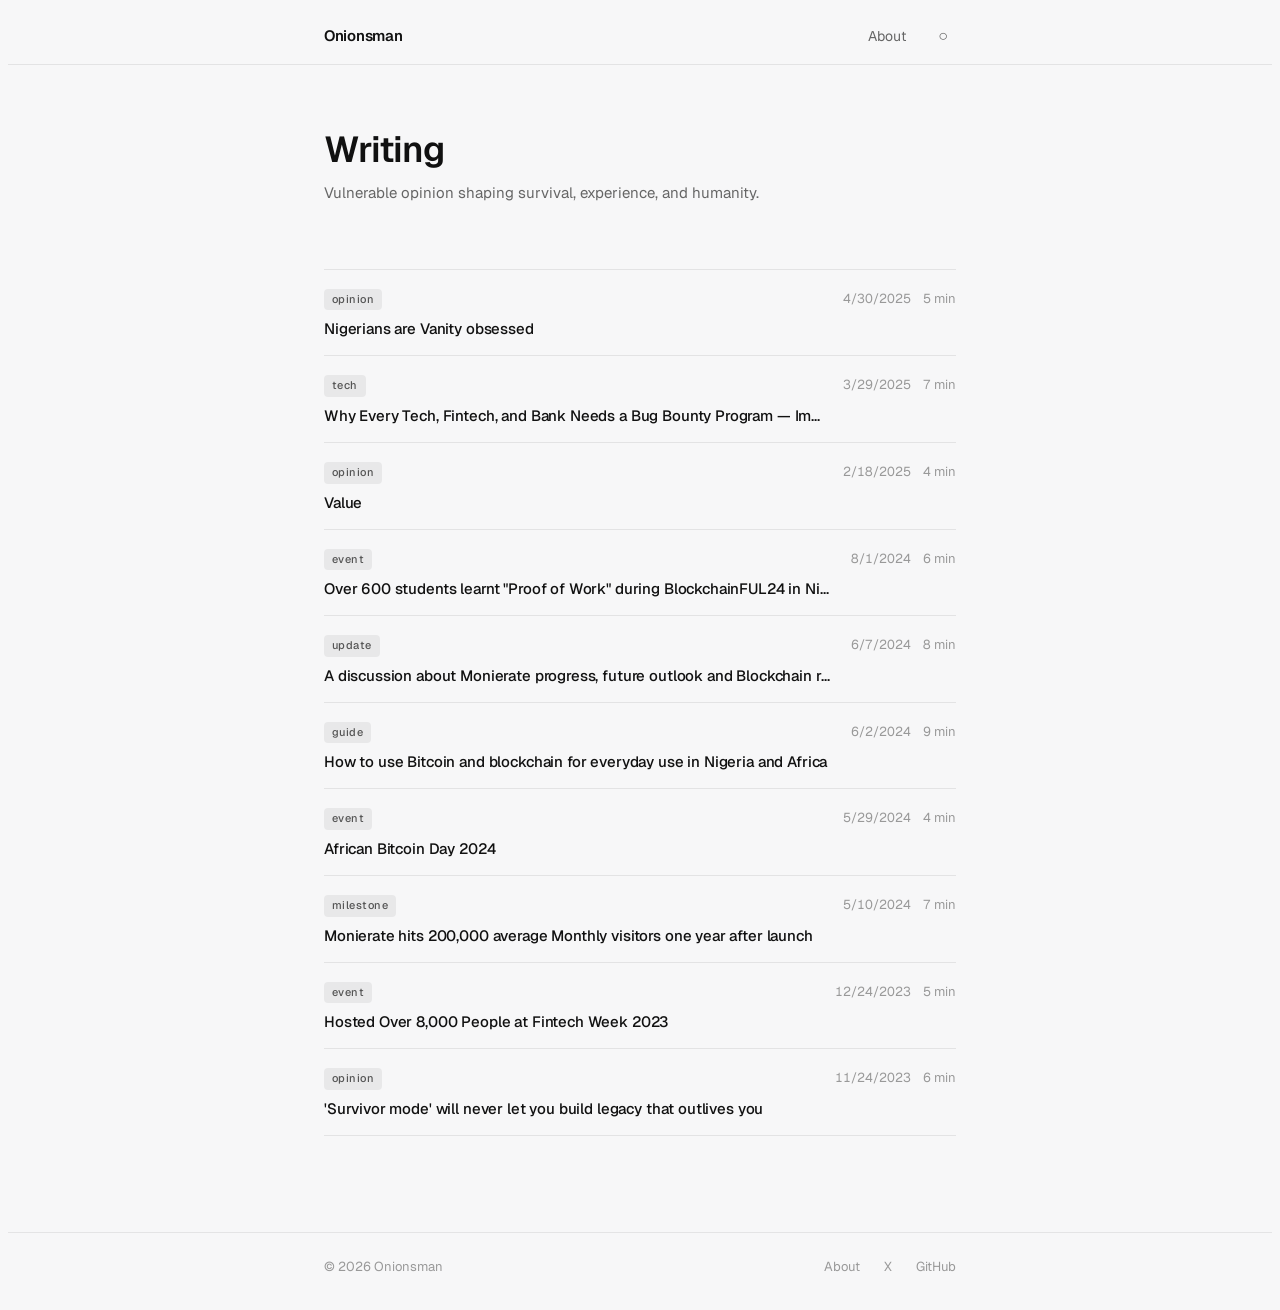
<file: index.html>
<!DOCTYPE html>
<html lang="en" data-theme="system">
<head>
  <meta charset="UTF-8">
  <meta name="viewport" content="width=device-width, initial-scale=1.0">
  <title>Onionsman</title>
  <meta name="description" content="Vulnerable opinion shaping survival, experience, and humanity">
  <meta name="author" content="Onionsman">
  <link rel="canonical" href="https://onionsman.com/">

  <!-- Open Graph -->
  <meta property="og:title" content="Onionsman">
  <meta property="og:description" content="Vulnerable opinion shaping survival, experience, and humanity">
  <meta property="og:url" content="https://onionsman.com/">
  <meta property="og:type" content="website">

  <!-- Fonts: Geist (Soehne-inspired, clean, readable) -->
  <link rel="preconnect" href="https://fonts.bunny.net">
  <link href="https://fonts.bunny.net/css?family=geist:300,400,500,600|geist-mono:400" rel="stylesheet">

  <!-- Oat UI -->

  <!-- Custom theme -->
  <link rel="stylesheet" href="assets/css/style.css">
</head>
<body>

  <!-- NAV -->
  <nav class="site-nav" role="navigation" aria-label="Main navigation">
    <div class="nav-inner">
      <a href="index.html" class="logo" aria-label="Onionsman home">Onionsman</a>
      <div class="nav-links">
        <a href="profile.html">About</a>
        <button class="theme-toggle" id="themeToggle" aria-label="Toggle theme" title="Toggle light/dark/system">
          <span class="theme-icon"></span>
        </button>
      </div>
    </div>
  </nav>

  <!-- MAIN -->
  <main id="main-content" class="main-container">
    <header class="blog-header">
      <h1>Writing</h1>
      <p class="blog-subtitle">Vulnerable opinion shaping survival, experience, and humanity.</p>
    </header>

    <section class="post-list" id="postList" aria-label="Blog posts">
      <!-- Populated by app.js -->
      <div class="loading-state" id="loadingState" role="status" aria-live="polite">
        <span class="skeleton-line"></span>
        <span class="skeleton-line short"></span>
        <span class="skeleton-line"></span>
        <span class="skeleton-line short"></span>
        <span class="skeleton-line"></span>
      </div>
    </section>
  </main>

  <!-- FOOTER -->
  <footer class="site-footer" role="contentinfo">
    <div class="footer-inner">
      <span class="footer-copy">&copy; <span id="footerYear"></span> Onionsman</span>
      <div class="footer-links">
        <a href="profile.html">About</a>
        <a href="https://x.com/onionsman" target="_blank" rel="noopener noreferrer">X</a>
        <a href="https://github.com/onionsman" target="_blank" rel="noopener noreferrer">GitHub</a>
      </div>
    </div>
  </footer>

  <script src="assets/js/app.js"></script>
</body>
</html>
</file>
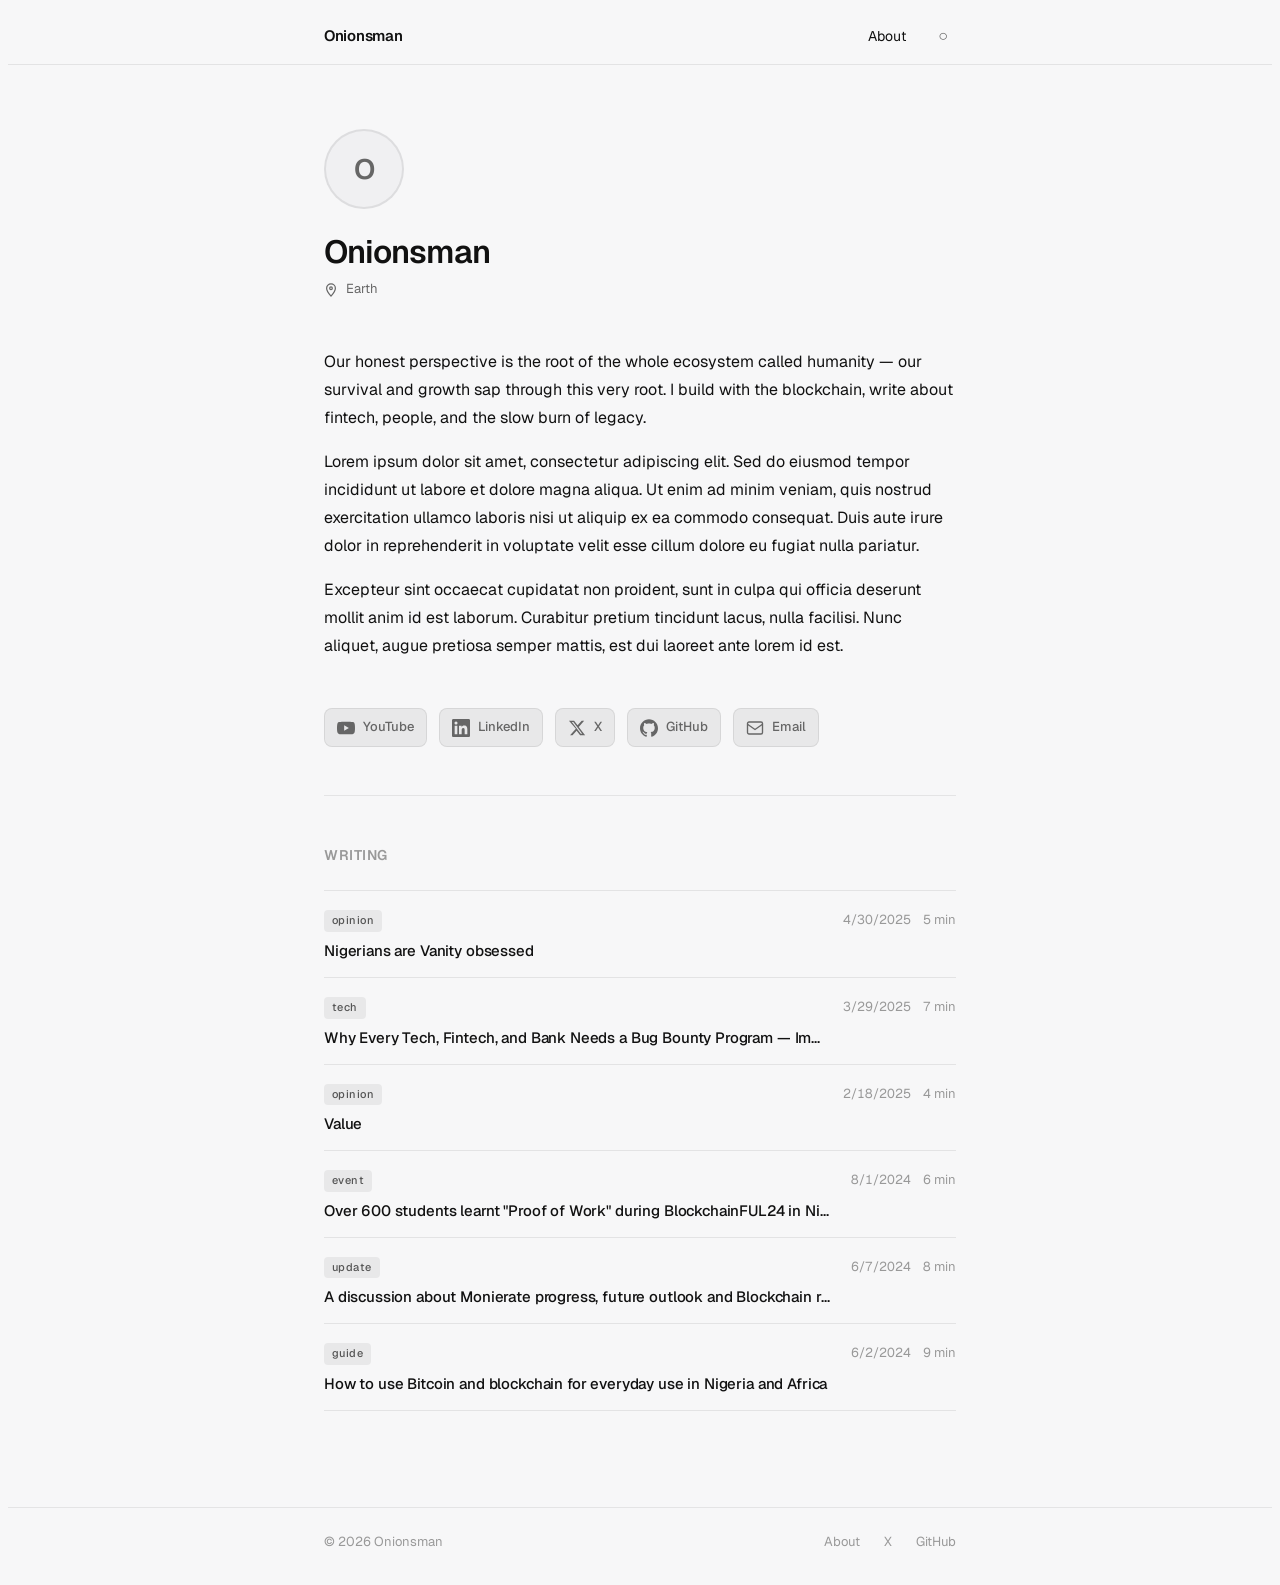
<file: profile.html>
<!DOCTYPE html>
<html lang="en" data-theme="system">
<head>
  <meta charset="UTF-8">
  <meta name="viewport" content="width=device-width, initial-scale=1.0">
  <title>About · Onionsman</title>
  <meta name="description" content="Onionsman — builder, writer, and voice from the blockchain frontier.">

  <!-- Fonts -->
  <link rel="preconnect" href="https://fonts.bunny.net">
  <link href="https://fonts.bunny.net/css?family=geist:300,400,500,600|geist-mono:400" rel="stylesheet">

  <!-- Oat UI -->

  <!-- Custom theme -->
  <link rel="stylesheet" href="assets/css/style.css">
</head>
<body>

  <!-- NAV -->
  <nav class="site-nav" role="navigation" aria-label="Main navigation">
    <div class="nav-inner">
      <a href="index.html" class="logo" aria-label="Onionsman home">Onionsman</a>
      <div class="nav-links">
        <a href="profile.html" aria-current="page">About</a>
        <button class="theme-toggle" id="themeToggle" aria-label="Toggle theme" title="Toggle light/dark/system">
          <span class="theme-icon"></span>
        </button>
      </div>
    </div>
  </nav>

  <!-- MAIN -->
  <main id="main-content" class="main-container profile-page">

    <!-- Profile hero -->
    <section class="profile-hero" aria-labelledby="profileName">
      <div class="profile-avatar-wrap">
        <div class="profile-avatar" role="img" aria-label="Onionsman profile photo placeholder">
          <span class="avatar-initials" aria-hidden="true">O</span>
        </div>
      </div>

      <div class="profile-identity">
        <h1 id="profileName">Onionsman</h1>
        <p class="profile-location">
          <svg width="14" height="14" viewBox="0 0 16 16" fill="none" aria-hidden="true">
            <path d="M8 1a5 5 0 0 1 5 5c0 3.5-5 9-5 9S3 9.5 3 6a5 5 0 0 1 5-5z" stroke="currentColor" stroke-width="1.4" stroke-linejoin="round"/>
            <circle cx="8" cy="6" r="1.5" stroke="currentColor" stroke-width="1.4"/>
          </svg>
          Earth
        </p>
      </div>
    </section>

    <!-- Bio -->
    <section class="profile-bio" aria-labelledby="bioHeading">
      <h2 id="bioHeading" class="sr-only">About</h2>
      <p>
        Our honest perspective is the root of the whole ecosystem called humanity — our survival and growth sap through this very root. I build with the blockchain, write about fintech, people, and the slow burn of legacy.
      </p>
      <p>
        Lorem ipsum dolor sit amet, consectetur adipiscing elit. Sed do eiusmod tempor incididunt ut labore et dolore magna aliqua. Ut enim ad minim veniam, quis nostrud exercitation ullamco laboris nisi ut aliquip ex ea commodo consequat. Duis aute irure dolor in reprehenderit in voluptate velit esse cillum dolore eu fugiat nulla pariatur.
      </p>
      <p>
        Excepteur sint occaecat cupidatat non proident, sunt in culpa qui officia deserunt mollit anim id est laborum. Curabitur pretium tincidunt lacus, nulla facilisi. Nunc aliquet, augue pretiosa semper mattis, est dui laoreet ante lorem id est.
      </p>
    </section>

    <!-- Social links -->
    <section class="profile-links" aria-label="Social links">
      <a href="https://youtube.com/@onionsman" class="social-link" target="_blank" rel="noopener noreferrer" aria-label="YouTube">
        <svg width="18" height="18" viewBox="0 0 24 24" fill="currentColor" aria-hidden="true">
          <path d="M23.498 6.186a3.016 3.016 0 0 0-2.122-2.136C19.505 3.545 12 3.545 12 3.545s-7.505 0-9.377.505A3.017 3.017 0 0 0 .502 6.186C0 8.07 0 12 0 12s0 3.93.502 5.814a3.016 3.016 0 0 0 2.122 2.136c1.871.505 9.376.505 9.376.505s7.505 0 9.377-.505a3.015 3.015 0 0 0 2.122-2.136C24 15.93 24 12 24 12s0-3.93-.502-5.814zM9.545 15.568V8.432L15.818 12l-6.273 3.568z"/>
        </svg>
        YouTube
      </a>
      <a href="https://linkedin.com/in/onionsman" class="social-link" target="_blank" rel="noopener noreferrer" aria-label="LinkedIn">
        <svg width="18" height="18" viewBox="0 0 24 24" fill="currentColor" aria-hidden="true">
          <path d="M20.447 20.452h-3.554v-5.569c0-1.328-.027-3.037-1.852-3.037-1.853 0-2.136 1.445-2.136 2.939v5.667H9.351V9h3.414v1.561h.046c.477-.9 1.637-1.85 3.37-1.85 3.601 0 4.267 2.37 4.267 5.455v6.286zM5.337 7.433a2.062 2.062 0 0 1-2.063-2.065 2.064 2.064 0 1 1 2.063 2.065zm1.782 13.019H3.555V9h3.564v11.452zM22.225 0H1.771C.792 0 0 .774 0 1.729v20.542C0 23.227.792 24 1.771 24h20.451C23.2 24 24 23.227 24 22.271V1.729C24 .774 23.2 0 22.222 0h.003z"/>
        </svg>
        LinkedIn
      </a>
      <a href="https://x.com/onionsman" class="social-link" target="_blank" rel="noopener noreferrer" aria-label="X (Twitter)">
        <svg width="18" height="18" viewBox="0 0 24 24" fill="currentColor" aria-hidden="true">
          <path d="M18.244 2.25h3.308l-7.227 8.26 8.502 11.24H16.17l-4.714-6.231-5.401 6.231H2.744l7.73-8.835L1.254 2.25H8.08l4.713 6.231zm-1.161 17.52h1.833L7.084 4.126H5.117z"/>
        </svg>
        X
      </a>
      <a href="https://github.com/onionsman" class="social-link" target="_blank" rel="noopener noreferrer" aria-label="GitHub">
        <svg width="18" height="18" viewBox="0 0 24 24" fill="currentColor" aria-hidden="true">
          <path d="M12 .297c-6.63 0-12 5.373-12 12 0 5.303 3.438 9.8 8.205 11.385.6.113.82-.258.82-.577 0-.285-.01-1.04-.015-2.04-3.338.724-4.042-1.61-4.042-1.61C4.422 18.07 3.633 17.7 3.633 17.7c-1.087-.744.084-.729.084-.729 1.205.084 1.838 1.236 1.838 1.236 1.07 1.835 2.809 1.305 3.495.998.108-.776.417-1.305.76-1.605-2.665-.3-5.466-1.332-5.466-5.93 0-1.31.465-2.38 1.235-3.22-.135-.303-.54-1.523.105-3.176 0 0 1.005-.322 3.3 1.23.96-.267 1.98-.399 3-.405 1.02.006 2.04.138 3 .405 2.28-1.552 3.285-1.23 3.285-1.23.645 1.653.24 2.873.12 3.176.765.84 1.23 1.91 1.23 3.22 0 4.61-2.805 5.625-5.475 5.92.42.36.81 1.096.81 2.22 0 1.606-.015 2.896-.015 3.286 0 .315.21.69.825.57C20.565 22.092 24 17.592 24 12.297c0-6.627-5.373-12-12-12"/>
        </svg>
        GitHub
      </a>
      <a href="mailto:hello@onionsman.com" class="social-link" aria-label="Email">
        <svg width="18" height="18" viewBox="0 0 24 24" fill="none" stroke="currentColor" stroke-width="1.8" aria-hidden="true">
          <rect x="2" y="4" width="20" height="16" rx="2" stroke-linejoin="round"/>
          <path d="M2 7l10 7 10-7" stroke-linejoin="round"/>
        </svg>
        Email
      </a>
    </section>

    <!-- Divider -->
    <hr class="profile-divider" aria-hidden="true">

    <!-- Recent posts -->
    <section class="profile-posts" aria-labelledby="writingHeading">
      <h2 id="writingHeading">Writing</h2>
      <div class="post-list" id="profilePostList">
        <!-- Populated by app.js -->
        <div class="loading-state" id="loadingState" role="status" aria-live="polite">
          <span class="skeleton-line"></span>
          <span class="skeleton-line short"></span>
          <span class="skeleton-line"></span>
        </div>
      </div>
    </section>

  </main>

  <!-- FOOTER -->
  <footer class="site-footer" role="contentinfo">
    <div class="footer-inner">
      <span class="footer-copy">&copy; <span id="footerYear"></span> Onionsman</span>
      <div class="footer-links">
        <a href="profile.html">About</a>
        <a href="https://x.com/onionsman" target="_blank" rel="noopener noreferrer">X</a>
        <a href="https://github.com/onionsman" target="_blank" rel="noopener noreferrer">GitHub</a>
      </div>
    </div>
  </footer>

  <script src="assets/js/app.js"></script>
</body>
</html>
</file>
<file: assets/css/style.css>
/* ============================================================
   ONIONSMAN — Custom theme layered on top of oat.ink
   Linear-inspired palette · Geist (Soehne-like) typography
   Light / Dark / System mode
   ============================================================ */

/* ── Fonts ─────────────────────────────────────────────────── */
:root {
  --font-body: 'Geist', -apple-system, BlinkMacSystemFont, 'Segoe UI', sans-serif;
  --font-mono: 'Geist Mono', 'Fira Code', 'Cascadia Mono', monospace;

  /* ── Spacing ─────────────────────────────────────────────── */
  --space-1: 4px;
  --space-2: 8px;
  --space-3: 12px;
  --space-4: 16px;
  --space-5: 24px;
  --space-6: 32px;
  --space-7: 48px;
  --space-8: 64px;
  --space-9: 96px;

  /* ── Accent (Linear purple) ──────────────────────────────── */
  --accent: #5e6ad2;
  --accent-hover: #4f5abc;
  --accent-subtle: rgba(94, 106, 210, 0.12);

  /* ── Radius ──────────────────────────────────────────────── */
  --radius-sm: 4px;
  --radius-md: 8px;
  --radius-lg: 12px;

  /* ── Transitions ─────────────────────────────────────────── */
  --transition: 150ms cubic-bezier(0.4, 0, 0.2, 1);
  --transition-slow: 300ms cubic-bezier(0.4, 0, 0.2, 1);

  /* ── Max width ───────────────────────────────────────────── */
  --max-w: 680px;
}

/* ── Light mode variables ────────────────────────────────────── */
:root,
[data-theme="light"] {
  --bg:          #f7f7f8;
  --bg-surface:  #ffffff;
  --bg-raised:   #f0f0f2;
  --border:      rgba(0, 0, 0, 0.08);
  --border-strong: rgba(0, 0, 0, 0.14);
  --text:        #111111;
  --text-muted:  #666666;
  --text-subtle: #999999;
  --tag-bg:      rgba(0, 0, 0, 0.06);
  --tag-text:    #555555;
  --nav-bg:      rgba(247, 247, 248, 0.92);
  --shadow-sm:   0 1px 3px rgba(0,0,0,0.06), 0 1px 2px rgba(0,0,0,0.04);
}

/* ── Dark mode variables ─────────────────────────────────────── */
[data-theme="dark"] {
  --bg:          #0a0a0a;
  --bg-surface:  #111111;
  --bg-raised:   #1a1a1a;
  --border:      rgba(255, 255, 255, 0.08);
  --border-strong: rgba(255, 255, 255, 0.14);
  --text:        #eeeeee;
  --text-muted:  #888888;
  --text-subtle: #555555;
  --tag-bg:      rgba(255, 255, 255, 0.06);
  --tag-text:    #999999;
  --nav-bg:      rgba(10, 10, 10, 0.92);
  --shadow-sm:   0 1px 3px rgba(0,0,0,0.4), 0 1px 2px rgba(0,0,0,0.3);
}

/* ── System mode: follow OS preference ───────────────────────── */
@media (prefers-color-scheme: dark) {
  [data-theme="system"] {
    --bg:          #0a0a0a;
    --bg-surface:  #111111;
    --bg-raised:   #1a1a1a;
    --border:      rgba(255, 255, 255, 0.08);
    --border-strong: rgba(255, 255, 255, 0.14);
    --text:        #eeeeee;
    --text-muted:  #888888;
    --text-subtle: #555555;
    --tag-bg:      rgba(255, 255, 255, 0.06);
    --tag-text:    #999999;
    --nav-bg:      rgba(10, 10, 10, 0.92);
    --shadow-sm:   0 1px 3px rgba(0,0,0,0.4), 0 1px 2px rgba(0,0,0,0.3);
  }
}

@media (prefers-color-scheme: light) {
  [data-theme="system"] {
    --bg:          #f7f7f8;
    --bg-surface:  #ffffff;
    --bg-raised:   #f0f0f2;
    --border:      rgba(0, 0, 0, 0.08);
    --border-strong: rgba(0, 0, 0, 0.14);
    --text:        #111111;
    --text-muted:  #666666;
    --text-subtle: #999999;
    --tag-bg:      rgba(0, 0, 0, 0.06);
    --tag-text:    #555555;
    --nav-bg:      rgba(247, 247, 248, 0.92);
    --shadow-sm:   0 1px 3px rgba(0,0,0,0.06), 0 1px 2px rgba(0,0,0,0.04);
  }
}

/* ── Reset & Base ────────────────────────────────────────────── */
*,
*::before,
*::after {
  box-sizing: border-box;
}

html {
  scroll-behavior: smooth;
  -webkit-text-size-adjust: 100%;
}

body {
  font-family: var(--font-body);
  font-size: 15px;
  line-height: 1.6;
  color: var(--text);
  background: var(--bg);
  min-height: 100dvh;
  display: flex;
  flex-direction: column;
  transition:
    background var(--transition-slow),
    color var(--transition-slow);
  -webkit-font-smoothing: antialiased;
  -moz-osx-font-smoothing: grayscale;
}

main {
  flex: 1;
}

a {
  color: inherit;
  text-decoration: none;
}

/* ── Accessibility ───────────────────────────────────────────── */
.sr-only {
  position: absolute;
  width: 1px;
  height: 1px;
  padding: 0;
  margin: -1px;
  overflow: hidden;
  clip: rect(0, 0, 0, 0);
  white-space: nowrap;
  border: 0;
}

/* ── NAV ─────────────────────────────────────────────────────── */
.site-nav {
  position: sticky;
  top: 0;
  z-index: 100;
  background: var(--nav-bg);
  backdrop-filter: blur(12px);
  -webkit-backdrop-filter: blur(12px);
  border-bottom: 1px solid var(--border);
  transition: background var(--transition-slow), border-color var(--transition-slow);
}

.nav-inner {
  max-width: var(--max-w);
  margin: 0 auto;
  padding: 0 var(--space-5);
  height: 56px;
  display: flex;
  align-items: center;
  justify-content: space-between;
}

.logo {
  font-size: 15px;
  font-weight: 600;
  letter-spacing: -0.02em;
  color: var(--text);
  transition: opacity var(--transition);
}

.logo:hover {
  opacity: 0.7;
}

.nav-links {
  display: flex;
  align-items: center;
  gap: var(--space-5);
}

.nav-links a {
  font-size: 14px;
  font-weight: 400;
  color: var(--text-muted);
  transition: color var(--transition);
}

.nav-links a:hover,
.nav-links a[aria-current="page"] {
  color: var(--text);
}

/* ── Theme Toggle ────────────────────────────────────────────── */
.theme-toggle {
  background: none;
  border: none;
  cursor: pointer;
  padding: var(--space-2);
  border-radius: var(--radius-sm);
  color: var(--text-muted);
  display: flex;
  align-items: center;
  justify-content: center;
  transition: color var(--transition), background var(--transition);
  line-height: 1;
}

.theme-toggle:hover {
  color: var(--text);
  background: var(--bg-raised);
}

.theme-icon::before {
  content: '○';
  font-size: 16px;
  font-style: normal;
  display: block;
  line-height: 1;
}

[data-theme="light"] .theme-icon::before  { content: '☀'; }
[data-theme="dark"]  .theme-icon::before  { content: '◑'; }
[data-theme="system"] .theme-icon::before { content: '○'; }

/* ── Main Container ──────────────────────────────────────────── */
.main-container {
  max-width: var(--max-w);
  margin: 0 auto;
  padding: var(--space-8) var(--space-5) var(--space-9);
}

/* ── Blog Header ─────────────────────────────────────────────── */
.blog-header {
  margin-bottom: var(--space-8);
}

.blog-header h1 {
  font-size: clamp(28px, 5vw, 36px);
  font-weight: 600;
  letter-spacing: -0.03em;
  line-height: 1.15;
  color: var(--text);
  margin: 0 0 var(--space-3);
}

.blog-subtitle {
  font-size: 15px;
  color: var(--text-muted);
  margin: 0;
  line-height: 1.5;
}

/* ── Post List ───────────────────────────────────────────────── */
.post-list {
  display: flex;
  flex-direction: column;
}

.post-item {
  display: flex;
  align-items: baseline;
  gap: var(--space-4);
  padding: var(--space-4) 0;
  border-bottom: 1px solid var(--border);
  cursor: pointer;
  text-decoration: none;
  color: var(--text);
  transition: opacity var(--transition);
  animation: fadeUp 0.4s ease both;
}

.post-item:first-child {
  border-top: 1px solid var(--border);
}

.post-item:hover {
  opacity: 0.7;
}

.post-item:hover .post-title {
  color: var(--text);
}

.post-left {
  flex: 1;
  min-width: 0;
}

.post-tag {
  display: inline-block;
  font-size: 11px;
  font-weight: 500;
  letter-spacing: 0.04em;
  text-transform: lowercase;
  color: var(--tag-text);
  background: var(--tag-bg);
  padding: 2px 8px;
  border-radius: var(--radius-sm);
  margin-bottom: var(--space-2);
}

.post-title {
  font-size: 15px;
  font-weight: 500;
  letter-spacing: -0.01em;
  color: var(--text);
  line-height: 1.4;
  margin: 0;
  white-space: nowrap;
  overflow: hidden;
  text-overflow: ellipsis;
  transition: color var(--transition);
}

.post-meta {
  display: flex;
  align-items: center;
  gap: var(--space-3);
  flex-shrink: 0;
  text-align: right;
}

.post-date,
.post-read-time {
  font-size: 13px;
  color: var(--text-subtle);
  white-space: nowrap;
  font-variant-numeric: tabular-nums;
}

/* ── Loading / Skeleton ──────────────────────────────────────── */
.loading-state {
  display: flex;
  flex-direction: column;
  gap: var(--space-3);
  padding: var(--space-4) 0;
}

.skeleton-line {
  display: block;
  height: 14px;
  border-radius: var(--radius-sm);
  background: var(--bg-raised);
  animation: shimmer 1.4s ease infinite;
  width: 100%;
}

.skeleton-line.short { width: 45%; }
.skeleton-line.title-skeleton { height: 32px; width: 80%; }

@keyframes shimmer {
  0%, 100% { opacity: 0.5; }
  50% { opacity: 1; }
}

/* ── Animations ──────────────────────────────────────────────── */
@keyframes fadeUp {
  from {
    opacity: 0;
    transform: translateY(8px);
  }
  to {
    opacity: 1;
    transform: translateY(0);
  }
}

/* ── Individual Post Page ────────────────────────────────────── */
.post-page {
  padding-top: var(--space-6);
}

.back-link {
  display: inline-flex;
  align-items: center;
  gap: var(--space-2);
  font-size: 13px;
  color: var(--text-muted);
  margin-bottom: var(--space-7);
  transition: color var(--transition);
}

.back-link:hover {
  color: var(--text);
}

/* Post article header */
.post-article-header {
  margin-bottom: var(--space-8);
  border-bottom: 1px solid var(--border);
  padding-bottom: var(--space-6);
}

.post-article-tag {
  display: inline-block;
  font-size: 11px;
  font-weight: 500;
  letter-spacing: 0.04em;
  text-transform: lowercase;
  color: var(--tag-text);
  background: var(--tag-bg);
  padding: 2px 8px;
  border-radius: var(--radius-sm);
  margin-bottom: var(--space-4);
}

.post-article-title {
  font-size: clamp(24px, 5vw, 36px);
  font-weight: 600;
  letter-spacing: -0.03em;
  line-height: 1.2;
  color: var(--text);
  margin: 0 0 var(--space-5);
}

.post-article-meta {
  display: flex;
  align-items: center;
  gap: var(--space-5);
  font-size: 13px;
  color: var(--text-subtle);
}

.post-article-meta span {
  display: flex;
  align-items: center;
  gap: var(--space-2);
}

/* Post body typography */
.post-body {
  font-size: 16px;
  line-height: 1.75;
  color: var(--text);
}

.post-body h2 {
  font-size: 22px;
  font-weight: 600;
  letter-spacing: -0.025em;
  color: var(--text);
  margin: var(--space-8) 0 var(--space-4);
  line-height: 1.3;
}

.post-body h3 {
  font-size: 18px;
  font-weight: 600;
  letter-spacing: -0.02em;
  color: var(--text);
  margin: var(--space-6) 0 var(--space-3);
}

.post-body h4 {
  font-size: 15px;
  font-weight: 600;
  color: var(--text);
  margin: var(--space-5) 0 var(--space-2);
}

.post-body p {
  margin: 0 0 var(--space-5);
  color: var(--text);
}

.post-body a {
  color: var(--accent);
  text-decoration: underline;
  text-decoration-color: rgba(94, 106, 210, 0.4);
  text-underline-offset: 3px;
  transition: text-decoration-color var(--transition);
}

.post-body a:hover {
  text-decoration-color: var(--accent);
}

.post-body strong {
  font-weight: 600;
  color: var(--text);
}

.post-body em {
  font-style: italic;
  color: var(--text-muted);
}

.post-body blockquote {
  border-left: 3px solid var(--border-strong);
  padding: var(--space-3) var(--space-5);
  margin: var(--space-5) 0;
  color: var(--text-muted);
  font-style: italic;
}

.post-body ul,
.post-body ol {
  padding-left: var(--space-5);
  margin: 0 0 var(--space-5);
}

.post-body li {
  margin-bottom: var(--space-2);
}

.post-body pre {
  background: var(--bg-raised);
  border: 1px solid var(--border);
  border-radius: var(--radius-md);
  padding: var(--space-5);
  overflow-x: auto;
  font-family: var(--font-mono);
  font-size: 14px;
  line-height: 1.6;
  margin: var(--space-5) 0;
}

.post-body code {
  font-family: var(--font-mono);
  font-size: 13px;
  background: var(--bg-raised);
  border: 1px solid var(--border);
  border-radius: var(--radius-sm);
  padding: 2px 6px;
}

.post-body pre code {
  background: none;
  border: none;
  padding: 0;
  font-size: 14px;
}

.post-body hr {
  border: none;
  border-top: 1px solid var(--border);
  margin: var(--space-7) 0;
}

.post-body img {
  max-width: 100%;
  border-radius: var(--radius-md);
  margin: var(--space-5) 0;
}

/* ── Profile Page ────────────────────────────────────────────── */
.profile-page {
  padding-top: var(--space-8);
}

.profile-hero {
  display: flex;
  flex-direction: column;
  align-items: flex-start;
  gap: var(--space-5);
  margin-bottom: var(--space-7);
}

.profile-avatar-wrap {
  position: relative;
}

.profile-avatar {
  width: 80px;
  height: 80px;
  border-radius: 50%;
  background: var(--bg-raised);
  border: 2px solid var(--border);
  display: flex;
  align-items: center;
  justify-content: center;
  overflow: hidden;
}

.avatar-initials {
  font-size: 28px;
  font-weight: 600;
  color: var(--text-muted);
  letter-spacing: -0.02em;
  user-select: none;
}

.profile-identity h1 {
  font-size: clamp(26px, 5vw, 32px);
  font-weight: 600;
  letter-spacing: -0.03em;
  line-height: 1.2;
  color: var(--text);
  margin: 0 0 var(--space-2);
}

.profile-location {
  display: flex;
  align-items: center;
  gap: var(--space-2);
  font-size: 13px;
  color: var(--text-muted);
  margin: 0;
}

/* Bio */
.profile-bio {
  margin-bottom: var(--space-7);
}

.profile-bio p {
  font-size: 16px;
  line-height: 1.75;
  color: var(--text);
  margin: 0 0 var(--space-4);
}

.profile-bio p:last-child {
  margin-bottom: 0;
}

/* Social links */
.profile-links {
  display: flex;
  flex-wrap: wrap;
  gap: var(--space-3);
  margin-bottom: var(--space-7);
}

.social-link {
  display: inline-flex;
  align-items: center;
  gap: var(--space-2);
  font-size: 13px;
  font-weight: 500;
  color: var(--text-muted);
  background: var(--tag-bg);
  border: 1px solid var(--border);
  border-radius: var(--radius-md);
  padding: var(--space-2) var(--space-3);
  transition: color var(--transition), background var(--transition), border-color var(--transition);
  text-decoration: none;
}

.social-link:hover {
  color: var(--text);
  background: var(--bg-raised);
  border-color: var(--border-strong);
}

.profile-divider {
  border: none;
  border-top: 1px solid var(--border);
  margin: var(--space-7) 0;
}

/* Profile post list */
.profile-posts h2 {
  font-size: 14px;
  font-weight: 600;
  letter-spacing: 0.04em;
  text-transform: uppercase;
  color: var(--text-subtle);
  margin: 0 0 var(--space-5);
}

/* ── Footer ──────────────────────────────────────────────────── */
.site-footer {
  border-top: 1px solid var(--border);
  background: var(--bg);
  transition: background var(--transition-slow), border-color var(--transition-slow);
}

.footer-inner {
  max-width: var(--max-w);
  margin: 0 auto;
  padding: var(--space-5) var(--space-5);
  display: flex;
  align-items: center;
  justify-content: space-between;
}

.footer-copy {
  font-size: 13px;
  color: var(--text-subtle);
}

.footer-links {
  display: flex;
  gap: var(--space-5);
}

.footer-links a {
  font-size: 13px;
  color: var(--text-subtle);
  transition: color var(--transition);
}

.footer-links a:hover {
  color: var(--text);
}

/* ── Error state ─────────────────────────────────────────────── */
.error-state {
  padding: var(--space-7) 0;
  color: var(--text-muted);
  font-size: 15px;
}

.error-state a {
  color: var(--accent);
  text-decoration: underline;
}

/* ── Responsive ──────────────────────────────────────────────── */
@media (max-width: 600px) {
  .nav-inner { padding: 0 var(--space-4); }
  .main-container { padding: var(--space-6) var(--space-4) var(--space-8); }

  .post-item {
    flex-direction: column;
    gap: var(--space-2);
  }

  .post-meta {
    text-align: left;
  }

  .post-title {
    white-space: normal;
  }

  .footer-inner {
    flex-direction: column;
    align-items: flex-start;
    gap: var(--space-3);
    padding: var(--space-4) var(--space-4);
  }

  .profile-hero {
    flex-direction: row;
    align-items: center;
  }

  .profile-avatar { width: 64px; height: 64px; }
  .avatar-initials { font-size: 22px; }
}
</file>
